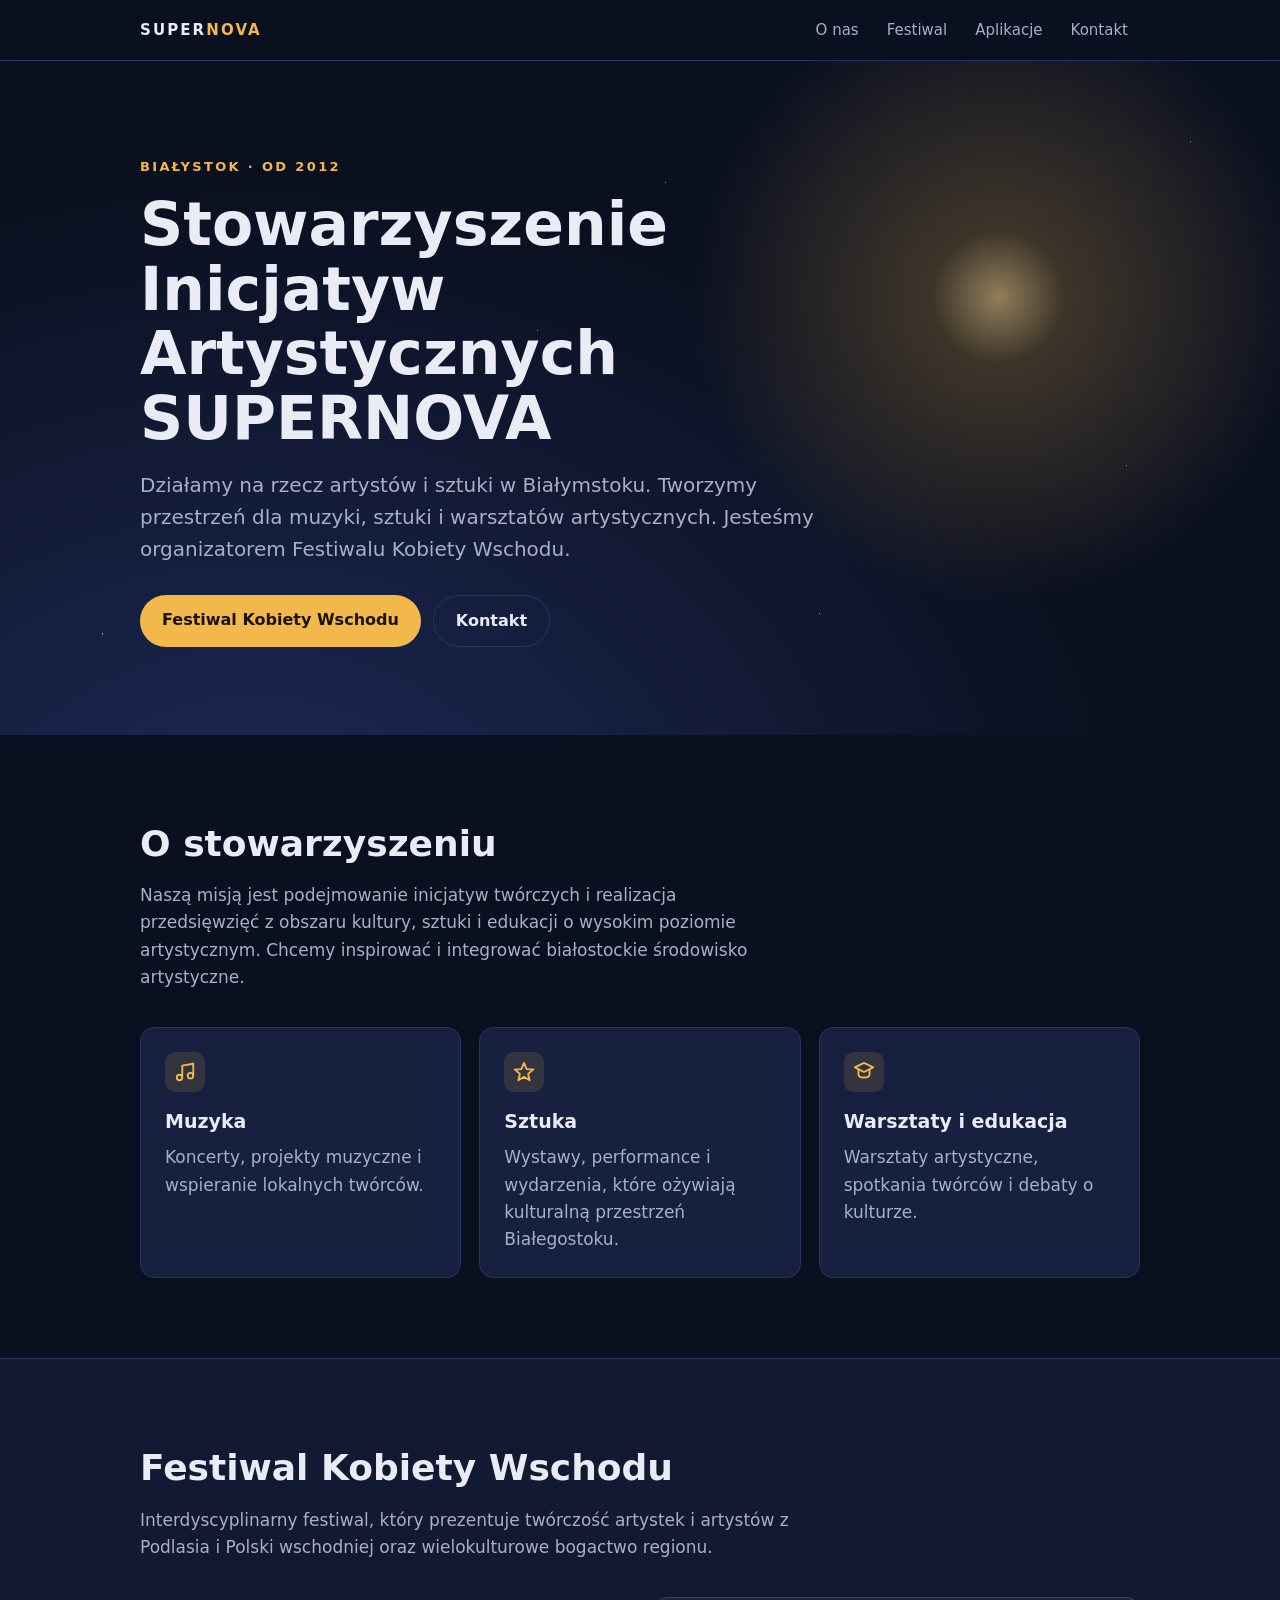
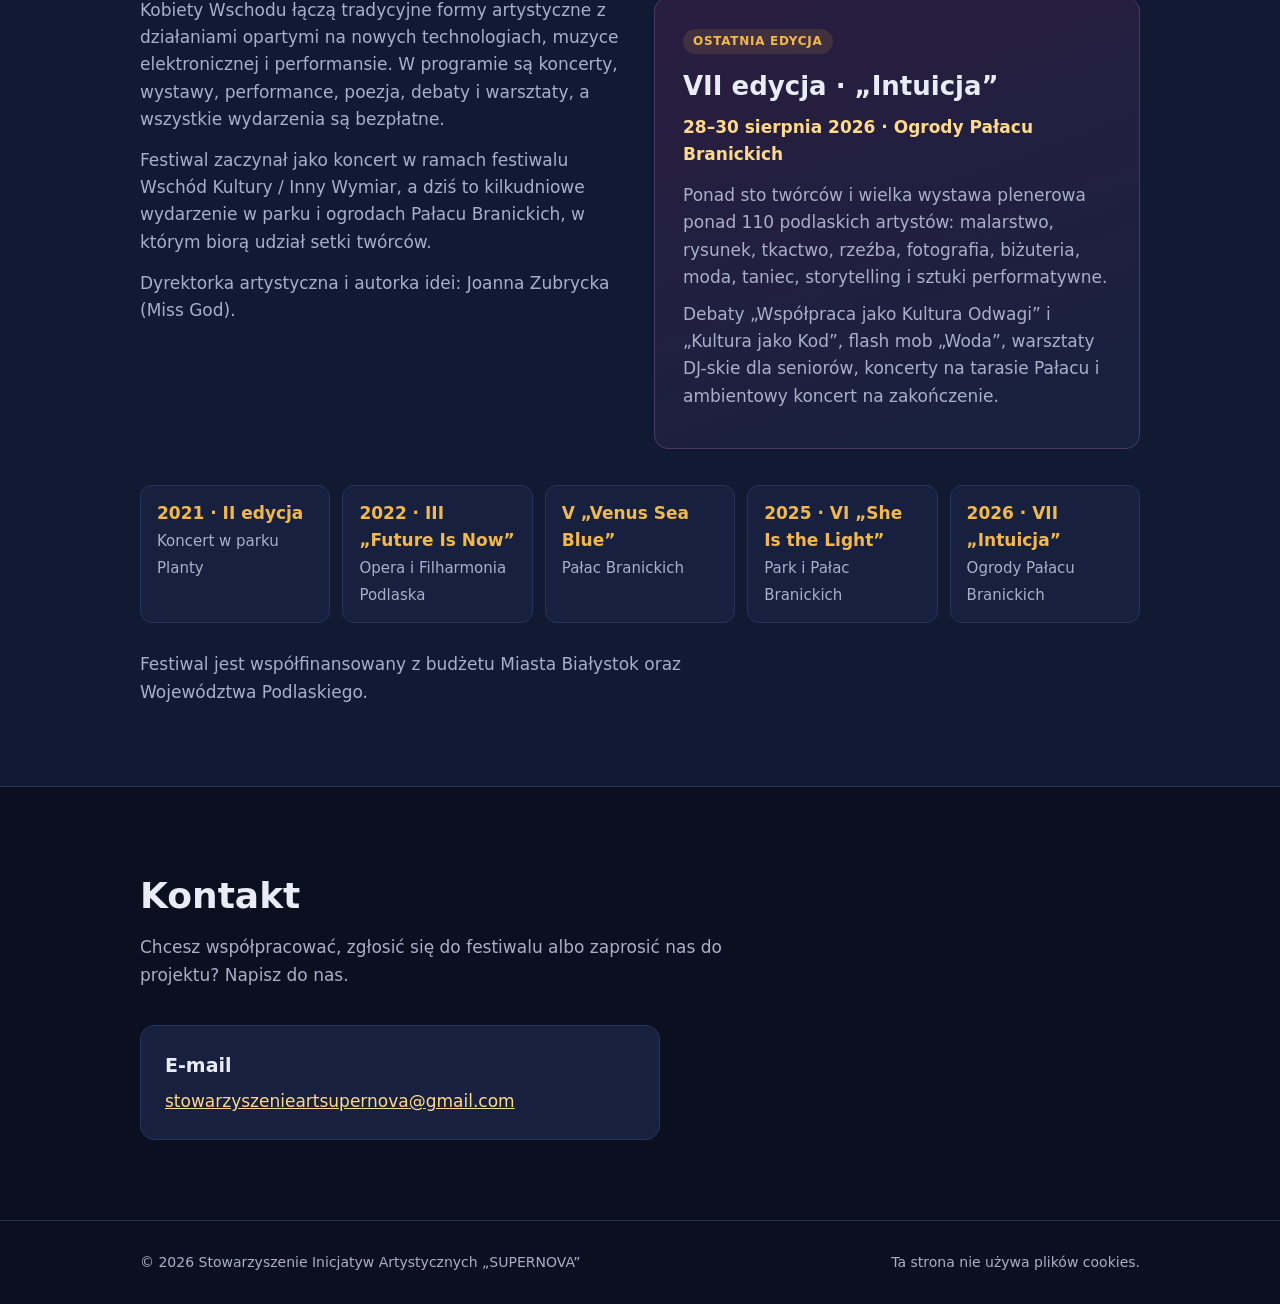
<file: index.html>
<!DOCTYPE html>
<html lang="pl">
<head>
<meta charset="utf-8">
<meta name="viewport" content="width=device-width, initial-scale=1">
<title>Stowarzyszenie Inicjatyw Artystycznych SUPERNOVA – Białystok</title>
<meta name="description" content="Stowarzyszenie Inicjatyw Artystycznych SUPERNOVA z Białegostoku – muzyka, sztuka, warsztaty artystyczne i Festiwal Kobiety Wschodu.">
<link rel="stylesheet" href="style.css">
</head>
<body>

<header class="nav">
  <div class="wrap">
    <a class="brand" href="index.html">SUPER<span>NOVA</span></a>
    <nav aria-label="Główna nawigacja">
      <ul>
        <li><a href="#o-nas">O nas</a></li>
        <li><a href="#festiwal">Festiwal</a></li>
        <li><a href="aplikacje.html">Aplikacje</a></li>
        <li><a href="#kontakt">Kontakt</a></li>
      </ul>
    </nav>
  </div>
</header>

<main id="top">

  <!-- ===== HERO ===== -->
  <div class="hero">
    <div class="wrap">
      <p class="eyebrow">Białystok · od 2012</p>
      <h1>Stowarzyszenie Inicjatyw Artystycznych SUPERNOVA</h1>
      <p class="lead">Działamy na rzecz artystów i sztuki w Białymstoku. Tworzymy przestrzeń dla muzyki,
        sztuki i warsztatów artystycznych. Jesteśmy organizatorem Festiwalu Kobiety Wschodu.</p>
      <div class="btns">
        <a class="btn primary" href="#festiwal">Festiwal Kobiety Wschodu</a>
        <a class="btn ghost" href="#kontakt">Kontakt</a>
      </div>
    </div>
  </div>

  <!-- ===== O NAS ===== -->
  <section id="o-nas">
    <div class="wrap">
      <h2>O stowarzyszeniu</h2>
      <p class="sub">Naszą misją jest podejmowanie inicjatyw twórczych i realizacja przedsięwzięć z obszaru
        kultury, sztuki i edukacji o wysokim poziomie artystycznym. Chcemy inspirować i integrować
        białostockie środowisko artystyczne.</p>

      <div class="grid">
        <div class="card">
          <div class="icon"><svg viewBox="0 0 24 24" fill="none" stroke="currentColor" stroke-width="2" stroke-linecap="round" stroke-linejoin="round" aria-hidden="true"><path d="M9 18V5l12-2v13"/><circle cx="6" cy="18" r="3"/><circle cx="18" cy="16" r="3"/></svg></div>
          <h3>Muzyka</h3>
          <p>Koncerty, projekty muzyczne i wspieranie lokalnych twórców.</p>
        </div>
        <div class="card">
          <div class="icon"><svg viewBox="0 0 24 24" fill="none" stroke="currentColor" stroke-width="2" stroke-linecap="round" stroke-linejoin="round" aria-hidden="true"><path d="M12 2l2.9 6.9L22 9.3l-5.5 4.8L18.2 21 12 17.3 5.8 21l1.7-6.9L2 9.3l7.1-.4z"/></svg></div>
          <h3>Sztuka</h3>
          <p>Wystawy, performance i wydarzenia, które ożywiają kulturalną przestrzeń Białegostoku.</p>
        </div>
        <div class="card">
          <div class="icon"><svg viewBox="0 0 24 24" fill="none" stroke="currentColor" stroke-width="2" stroke-linecap="round" stroke-linejoin="round" aria-hidden="true"><path d="M2 7l10-5 10 5-10 5z"/><path d="M6 9.5V15c0 1.7 2.7 3 6 3s6-1.3 6-3V9.5"/></svg></div>
          <h3>Warsztaty i edukacja</h3>
          <p>Warsztaty artystyczne, spotkania twórców i debaty o kulturze.</p>
        </div>
      </div>
    </div>
  </section>

  <!-- ===== FESTIWAL ===== -->
  <section id="festiwal" class="alt">
    <div class="wrap">
      <h2>Festiwal Kobiety Wschodu</h2>
      <p class="sub">Interdyscyplinarny festiwal, który prezentuje twórczość artystek i artystów z Podlasia
        i Polski wschodniej oraz wielokulturowe bogactwo regionu.</p>

      <div class="fest">
        <div class="fest-lead">
          <p>Kobiety Wschodu łączą tradycyjne formy artystyczne z działaniami opartymi na nowych technologiach,
            muzyce elektronicznej i performansie. W programie są koncerty, wystawy, performance, poezja,
            debaty i warsztaty, a wszystkie wydarzenia są bezpłatne.</p>
          <p>Festiwal zaczynał jako koncert w ramach festiwalu Wschód Kultury / Inny Wymiar, a dziś to
            kilkudniowe wydarzenie w parku i ogrodach Pałacu Branickich, w którym biorą udział setki twórców.</p>
          <p>Dyrektorka artystyczna i autorka idei: Joanna Zubrycka (Miss God).</p>
        </div>

        <!-- EDYTUJ: po ogłoszeniu kolejnej edycji podmień ten blok -->
        <div class="edition">
          <span class="tag">Ostatnia edycja</span>
          <h3>VII edycja · „Intuicja”</h3>
          <p class="when">28–30 sierpnia 2026 · Ogrody Pałacu Branickich</p>
          <p>Ponad sto twórców i wielka wystawa plenerowa ponad 110 podlaskich artystów: malarstwo, rysunek,
            tkactwo, rzeźba, fotografia, biżuteria, moda, taniec, storytelling i sztuki performatywne.</p>
          <p>Debaty „Współpraca jako Kultura Odwagi” i „Kultura jako Kod”, flash mob „Woda”, warsztaty DJ-skie
            dla seniorów, koncerty na tarasie Pałacu i ambientowy koncert na zakończenie.</p>
        </div>
      </div>

      <ul class="timeline" aria-label="Edycje festiwalu">
        <li><b>2021 · II edycja</b><span>Koncert w parku Planty</span></li>
        <li><b>2022 · III „Future Is Now”</b><span>Opera i Filharmonia Podlaska</span></li>
        <li><b>V „Venus Sea Blue”</b><span>Pałac Branickich</span></li>
        <li><b>2025 · VI „She Is the Light”</b><span>Park i Pałac Branickich</span></li>
        <li><b>2026 · VII „Intuicja”</b><span>Ogrody Pałacu Branickich</span></li>
      </ul>

      <p class="sub" style="margin:28px 0 0">Festiwal jest współfinansowany z budżetu Miasta Białystok
        oraz Województwa Podlaskiego.</p>
    </div>
  </section>

  <!-- ===== KONTAKT ===== -->
  <section id="kontakt">
    <div class="wrap">
      <h2>Kontakt</h2>
      <p class="sub">Chcesz współpracować, zgłosić się do festiwalu albo zaprosić nas do projektu? Napisz do nas.</p>
      <div class="card" style="max-width:520px">
        <h3>E-mail</h3>
        <p><a href="mailto:stowarzyszenieartsupernova@gmail.com">stowarzyszenieartsupernova<wbr>@gmail.com</a></p>
      </div>
    </div>
  </section>

</main>

<footer>
  <div class="wrap">
    <span>© <span class="y">2026</span> Stowarzyszenie Inicjatyw Artystycznych „SUPERNOVA”</span>
    <span>Ta strona nie używa plików cookies.</span>
  </div>
</footer>

<script>document.querySelectorAll('.y').forEach(e=>e.textContent=new Date().getFullYear());</script>
</body>
</html>
</file>
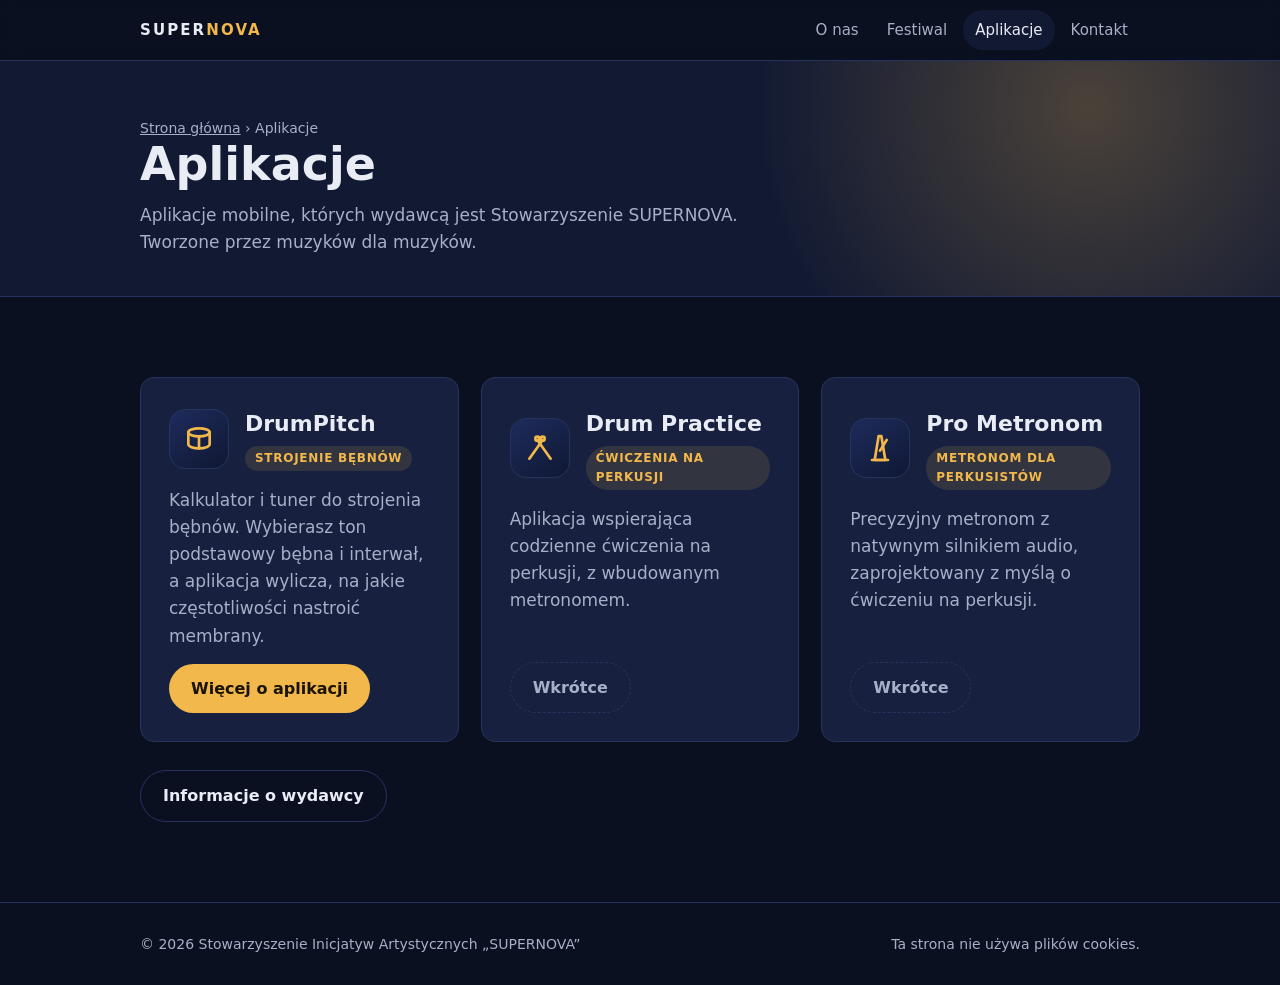
<file: aplikacje.html>
<!DOCTYPE html>
<html lang="pl">
<head>
<meta charset="utf-8">
<meta name="viewport" content="width=device-width, initial-scale=1">
<title>Aplikacje – Stowarzyszenie SUPERNOVA</title>
<meta name="description" content="Aplikacje mobilne dla muzyków wydawane przez Stowarzyszenie Inicjatyw Artystycznych SUPERNOVA.">
<link rel="stylesheet" href="style.css">
</head>
<body>

<header class="nav">
  <div class="wrap">
    <a class="brand" href="index.html">SUPER<span>NOVA</span></a>
    <nav aria-label="Główna nawigacja">
      <ul>
        <li><a href="index.html#o-nas">O nas</a></li>
        <li><a href="index.html#festiwal">Festiwal</a></li>
        <li><a href="aplikacje.html" aria-current="page">Aplikacje</a></li>
        <li><a href="index.html#kontakt">Kontakt</a></li>
      </ul>
    </nav>
  </div>
</header>

<main>
  <div class="page-head">
    <div class="wrap">
      <p class="crumbs"><a href="index.html">Strona główna</a> › Aplikacje</p>
      <h1>Aplikacje</h1>
      <p>Aplikacje mobilne, których wydawcą jest Stowarzyszenie SUPERNOVA. Tworzone przez muzyków dla muzyków.</p>
    </div>
  </div>

  <section>
    <div class="wrap">
      <div class="apps">

        <article class="app">
          <div class="app-head">
            <div class="app-logo"><svg viewBox="0 0 24 24" fill="none" stroke="currentColor" stroke-width="2" stroke-linecap="round" stroke-linejoin="round" aria-hidden="true"><ellipse cx="12" cy="7" rx="8" ry="3"/><path d="M4 7v9c0 1.7 3.6 3 8 3s8-1.3 8-3V7"/><path d="M12 10v9"/></svg></div>
            <div>
              <h3>DrumPitch</h3>
              <span class="tag">Strojenie bębnów</span>
            </div>
          </div>
          <p>Kalkulator i tuner do strojenia bębnów. Wybierasz ton podstawowy bębna i interwał,
            a aplikacja wylicza, na jakie częstotliwości nastroić membrany.</p>
          <a class="btn primary" href="drumpitch.html">Więcej o aplikacji</a>
        </article>

        <article class="app">
          <div class="app-head">
            <div class="app-logo"><svg viewBox="0 0 24 24" fill="none" stroke="currentColor" stroke-width="2" stroke-linecap="round" stroke-linejoin="round" aria-hidden="true"><path d="M4 20L14 6"/><path d="M20 20L10 6"/><circle cx="14" cy="5" r="1.5"/><circle cx="10" cy="5" r="1.5"/></svg></div>
            <div>
              <h3>Drum Practice</h3>
              <span class="tag">Ćwiczenia na perkusji</span>
            </div>
          </div>
          <p>Aplikacja wspierająca codzienne ćwiczenia na perkusji, z wbudowanym metronomem.</p>
          <!-- EDYTUJ: po wydaniu dodaj podstronę i link -->
          <span class="btn soon">Wkrótce</span>
        </article>

        <article class="app">
          <div class="app-head">
            <div class="app-logo"><svg viewBox="0 0 24 24" fill="none" stroke="currentColor" stroke-width="2" stroke-linecap="round" stroke-linejoin="round" aria-hidden="true"><path d="M8 21h8l-3-18h-2z"/><path d="M12 14l5-8"/><path d="M6 21h12"/></svg></div>
            <div>
              <h3>Pro Metronom</h3>
              <span class="tag">Metronom dla perkusistów</span>
            </div>
          </div>
          <p>Precyzyjny metronom z natywnym silnikiem audio, zaprojektowany z myślą o ćwiczeniu na perkusji.</p>
          <!-- EDYTUJ: po wydaniu dodaj podstronę i link -->
          <span class="btn soon">Wkrótce</span>
        </article>

      </div>

      <div class="links">
        <a class="btn ghost" href="wydawca.html">Informacje o wydawcy</a>
      </div>
    </div>
  </section>
</main>

<footer>
  <div class="wrap">
    <span>© <span class="y">2026</span> Stowarzyszenie Inicjatyw Artystycznych „SUPERNOVA”</span>
    <span>Ta strona nie używa plików cookies.</span>
  </div>
</footer>
<script>document.querySelectorAll('.y').forEach(e=>e.textContent=new Date().getFullYear());</script>
</body>
</html>
</file>
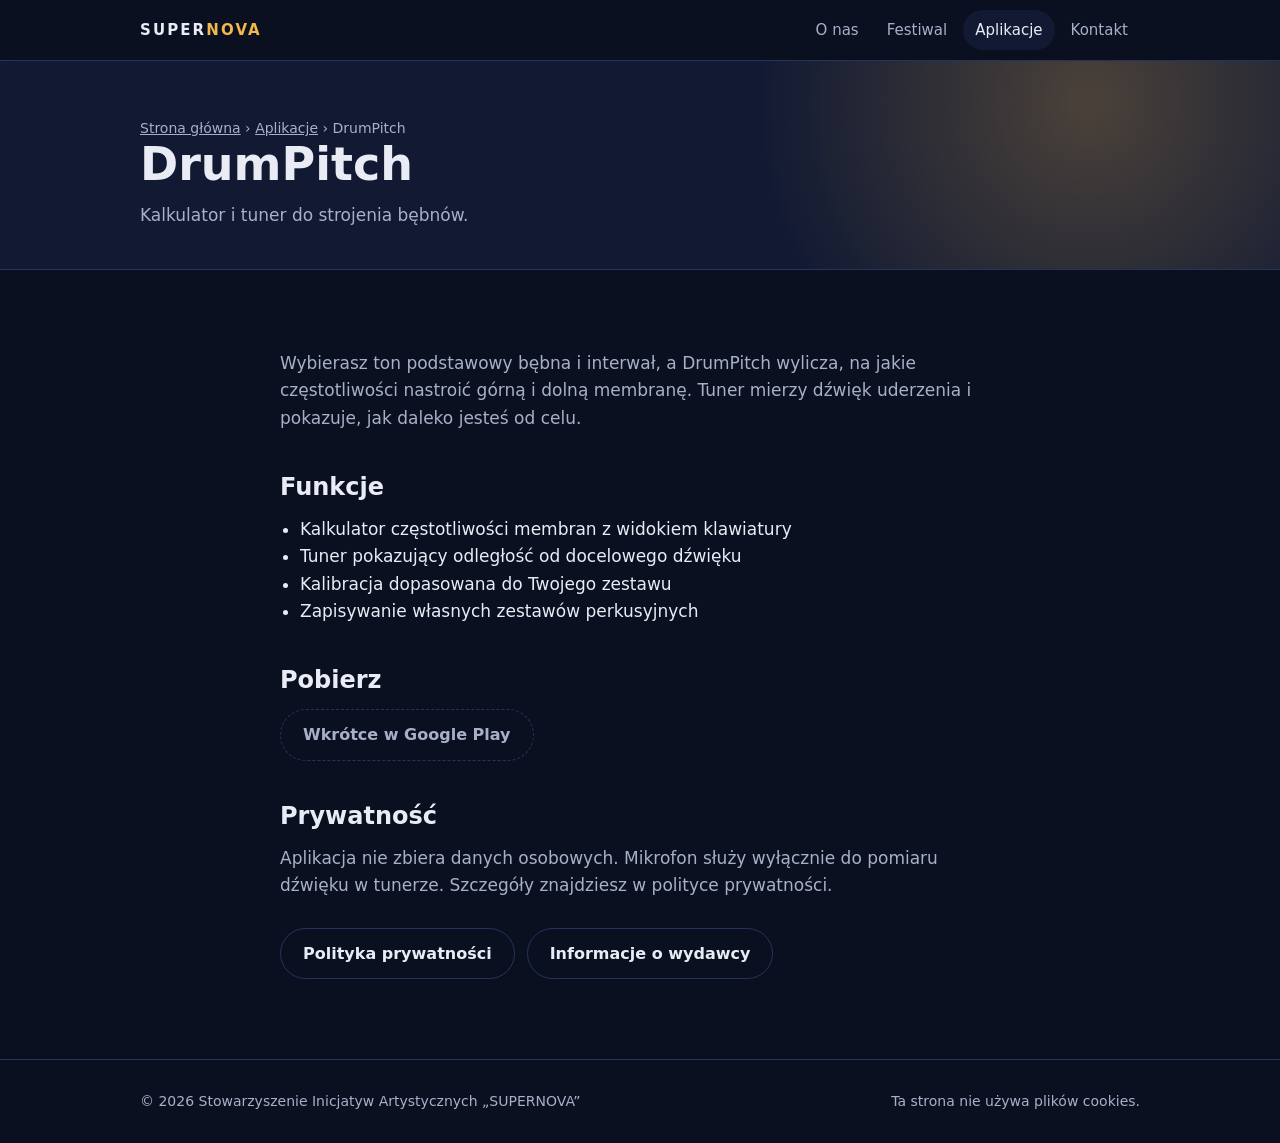
<file: drumpitch.html>
<!DOCTYPE html>
<html lang="pl">
<head>
<meta charset="utf-8">
<meta name="viewport" content="width=device-width, initial-scale=1">
<title>DrumPitch – Stowarzyszenie SUPERNOVA</title>
<meta name="description" content="DrumPitch – kalkulator i tuner do strojenia bębnów.">
<link rel="stylesheet" href="style.css">
</head>
<body>

<header class="nav">
  <div class="wrap">
    <a class="brand" href="index.html">SUPER<span>NOVA</span></a>
    <nav aria-label="Główna nawigacja">
      <ul>
        <li><a href="index.html#o-nas">O nas</a></li>
        <li><a href="index.html#festiwal">Festiwal</a></li>
        <li><a href="aplikacje.html" aria-current="page">Aplikacje</a></li>
        <li><a href="index.html#kontakt">Kontakt</a></li>
      </ul>
    </nav>
  </div>
</header>

<main>
  <div class="page-head">
    <div class="wrap">
      <p class="crumbs"><a href="index.html">Strona główna</a> › <a href="aplikacje.html">Aplikacje</a> › DrumPitch</p>
      <h1>DrumPitch</h1>
      <p>Kalkulator i tuner do strojenia bębnów.</p>
    </div>
  </div>

  <section>
    <div class="wrap narrow prose">
      <p>Wybierasz ton podstawowy bębna i interwał, a DrumPitch wylicza, na jakie częstotliwości nastroić
        górną i dolną membranę. Tuner mierzy dźwięk uderzenia i pokazuje, jak daleko jesteś od celu.</p>

      <h2>Funkcje</h2>
      <ul>
        <li>Kalkulator częstotliwości membran z widokiem klawiatury</li>
        <li>Tuner pokazujący odległość od docelowego dźwięku</li>
        <li>Kalibracja dopasowana do Twojego zestawu</li>
        <li>Zapisywanie własnych zestawów perkusyjnych</li>
      </ul>

      <h2>Pobierz</h2>
      <!-- EDYTUJ: podmień na link do Google Play po publikacji -->
      <p><span class="btn soon">Wkrótce w Google Play</span></p>

      <h2>Prywatność</h2>
      <p>Aplikacja nie zbiera danych osobowych. Mikrofon służy wyłącznie do pomiaru dźwięku w tunerze.
        Szczegóły znajdziesz w polityce prywatności.</p>

      <div class="links">
        <a class="btn ghost" href="https://devsupportpolska.github.io/drumpitch/privacy-policy.html">Polityka prywatności</a>
        <a class="btn ghost" href="wydawca.html">Informacje o wydawcy</a>
      </div>
    </div>
  </section>
</main>

<footer>
  <div class="wrap">
    <span>© <span class="y">2026</span> Stowarzyszenie Inicjatyw Artystycznych „SUPERNOVA”</span>
    <span>Ta strona nie używa plików cookies.</span>
  </div>
</footer>
<script>document.querySelectorAll('.y').forEach(e=>e.textContent=new Date().getFullYear());</script>
</body>
</html>
</file>
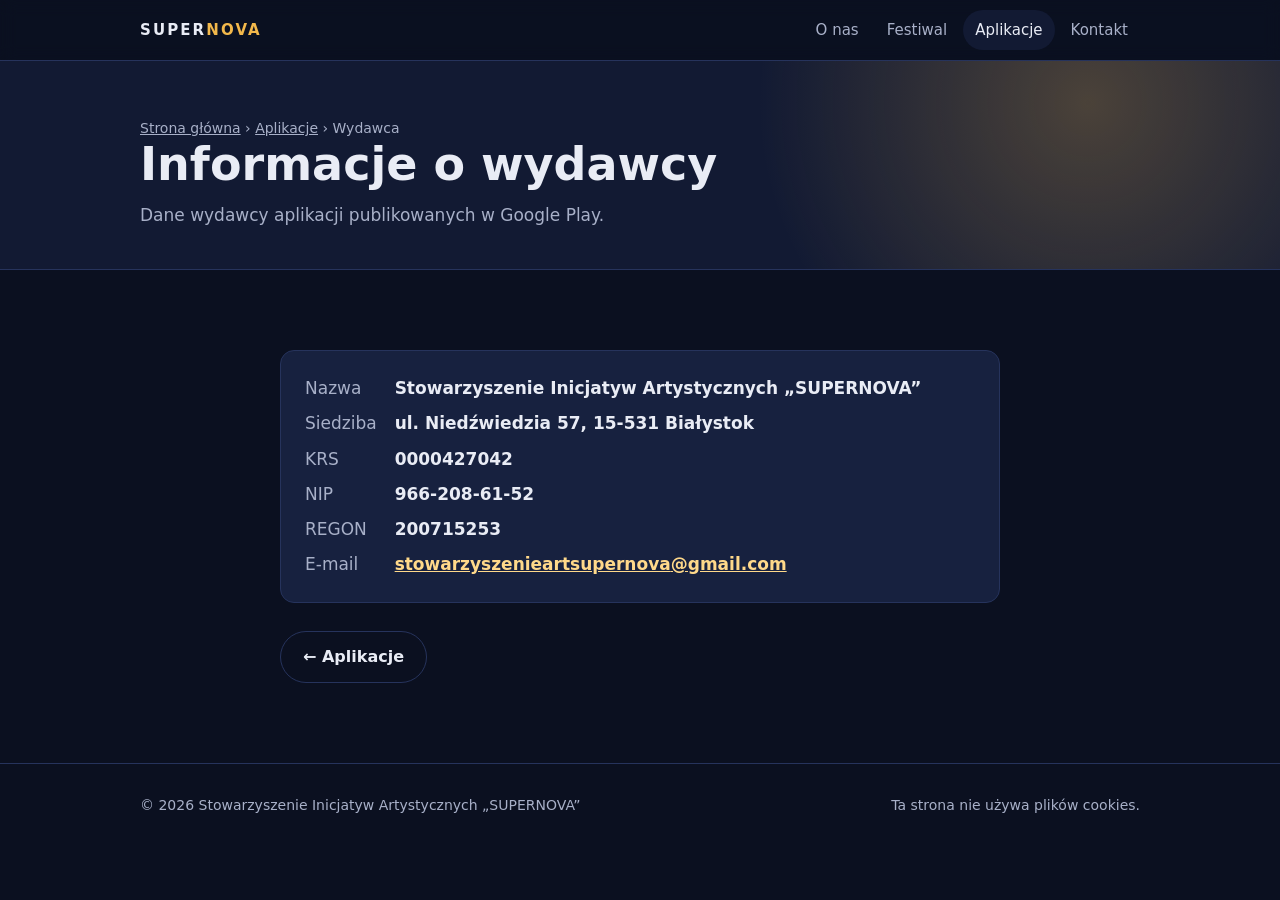
<file: wydawca.html>
<!DOCTYPE html>
<html lang="pl">
<head>
<meta charset="utf-8">
<meta name="viewport" content="width=device-width, initial-scale=1">
<title>Wydawca – Stowarzyszenie SUPERNOVA</title>
<link rel="stylesheet" href="style.css">
</head>
<body>

<header class="nav">
  <div class="wrap">
    <a class="brand" href="index.html">SUPER<span>NOVA</span></a>
    <nav aria-label="Główna nawigacja">
      <ul>
        <li><a href="index.html#o-nas">O nas</a></li>
        <li><a href="index.html#festiwal">Festiwal</a></li>
        <li><a href="aplikacje.html" aria-current="page">Aplikacje</a></li>
        <li><a href="index.html#kontakt">Kontakt</a></li>
      </ul>
    </nav>
  </div>
</header>

<main>
  <div class="page-head">
    <div class="wrap">
      <p class="crumbs"><a href="index.html">Strona główna</a> › <a href="aplikacje.html">Aplikacje</a> › Wydawca</p>
      <h1>Informacje o wydawcy</h1>
      <p>Dane wydawcy aplikacji publikowanych w Google Play.</p>
    </div>
  </div>

  <section>
    <div class="wrap narrow">
      <div class="card">
        <dl>
          <dt>Nazwa</dt><dd>Stowarzyszenie Inicjatyw Artystycznych „SUPERNOVA”</dd>
          <dt>Siedziba</dt><dd>ul. Niedźwiedzia 57, 15-531&nbsp;Białystok</dd>
          <dt>KRS</dt><dd>0000427042</dd>
          <dt>NIP</dt><dd>966-208-61-52</dd>
          <dt>REGON</dt><dd>200715253</dd>
          <dt>E-mail</dt><dd><a href="mailto:stowarzyszenieartsupernova@gmail.com">stowarzyszenieartsupernova<wbr>@gmail.com</a></dd>
        </dl>
      </div>
      <div class="links">
        <a class="btn ghost" href="aplikacje.html">← Aplikacje</a>
      </div>
    </div>
  </section>
</main>

<footer>
  <div class="wrap">
    <span>© <span class="y">2026</span> Stowarzyszenie Inicjatyw Artystycznych „SUPERNOVA”</span>
    <span>Ta strona nie używa plików cookies.</span>
  </div>
</footer>
<script>document.querySelectorAll('.y').forEach(e=>e.textContent=new Date().getFullYear());</script>
</body>
</html>
</file>
<file: style.css>
:root{
  --bg:#0b1020; --bg2:#121a33; --card:#17213f; --line:#26335c;
  --text:#e9ecf5; --muted:#a8b0c8; --gold:#f2b84b; --gold2:#ffd98a;
  --max:1040px; --r:14px;
}
*{box-sizing:border-box}
html{scroll-behavior:smooth;-webkit-text-size-adjust:100%;text-size-adjust:100%}
body{margin:0;font-family:system-ui,-apple-system,"Segoe UI",Roboto,Ubuntu,sans-serif;
     background:var(--bg);color:var(--text);line-height:1.6;font-size:17px}
a{color:var(--gold2)}
/* długie adresy (e-mail, URL) łamią się zamiast wychodzić poza ramkę */
p,dd,li{overflow-wrap:break-word}
a[href^="mailto:"]{overflow-wrap:anywhere}
a:hover{color:#fff}
.wrap{max-width:var(--max);margin:0 auto;padding:0 20px}

/* Nawigacja */
header.nav{position:sticky;top:0;z-index:10;background:rgba(11,16,32,.88);
     backdrop-filter:blur(8px);border-bottom:1px solid var(--line)}
header.nav .wrap{display:flex;align-items:center;justify-content:space-between;gap:16px;height:60px}
.brand{font-weight:800;letter-spacing:.14em;text-decoration:none;color:var(--text);font-size:15px}
.brand span{color:var(--gold)}
nav{min-width:0}
nav ul{list-style:none;display:flex;gap:4px;margin:0;padding:0;overflow-x:auto;scrollbar-width:none}
nav ul::-webkit-scrollbar{display:none}
nav a{display:block;white-space:nowrap;padding:8px 12px;border-radius:999px;text-decoration:none;color:var(--muted);font-size:15px}
nav a:hover{color:var(--text);background:var(--bg2)}

/* Hero */
.hero{position:relative;overflow:hidden;padding:96px 0 88px;
     background:
       radial-gradient(circle at 78% 35%, rgba(255,217,138,.55) 0, rgba(242,184,75,.22) 6%, rgba(242,184,75,0) 28%),
       radial-gradient(ellipse at 20% 120%, #1d2a57 0, transparent 60%),
       var(--bg)}
.hero::before{content:"";position:absolute;inset:0;opacity:.55;pointer-events:none;
     background-image:
       radial-gradient(1px 1px at 12% 22%,#fff 50%,transparent 51%),
       radial-gradient(1px 1px at 33% 68%,#fff 50%,transparent 51%),
       radial-gradient(1.5px 1.5px at 52% 18%,#fff 50%,transparent 51%),
       radial-gradient(1px 1px at 64% 82%,#fff 50%,transparent 51%),
       radial-gradient(1px 1px at 88% 60%,#fff 50%,transparent 51%),
       radial-gradient(1.5px 1.5px at 8% 85%,#fff 50%,transparent 51%),
       radial-gradient(1px 1px at 42% 40%,#fff 50%,transparent 51%),
       radial-gradient(1px 1px at 93% 12%,#fff 50%,transparent 51%)}
.hero .wrap{position:relative}
.eyebrow{color:var(--gold);font-weight:700;letter-spacing:.18em;text-transform:uppercase;font-size:13px;margin:0 0 14px}
.hero h1{font-size:clamp(34px,6vw,60px);line-height:1.08;margin:0 0 18px;max-width:14ch}
.hero p.lead{font-size:clamp(17px,2.2vw,20px);color:var(--muted);max-width:56ch;margin:0 0 30px}
.btns{display:flex;flex-wrap:wrap;gap:12px}
.btn{display:inline-block;padding:12px 22px;border-radius:999px;font-weight:700;text-decoration:none;font-size:16px}
.btn.primary{background:var(--gold);color:#1a1300}
.btn.primary:hover{background:var(--gold2);color:#1a1300}
.btn.ghost{border:1px solid var(--line);color:var(--text)}
.btn.ghost:hover{border-color:var(--gold)}

/* Sekcje */
section{padding:80px 0;scroll-margin-top:60px}
section.alt{background:var(--bg2);border-top:1px solid var(--line);border-bottom:1px solid var(--line)}
h2{font-size:clamp(26px,4vw,36px);margin:0 0 10px}
.sub{color:var(--muted);margin:0 0 36px;max-width:60ch}
.grid{display:grid;gap:18px;grid-template-columns:repeat(auto-fit,minmax(min(100%,240px),1fr))}
.card{background:var(--card);border:1px solid var(--line);border-radius:var(--r);padding:24px}
.card h3{margin:0 0 8px;font-size:19px}
.card p{margin:0;color:var(--muted)}
.icon{width:40px;height:40px;border-radius:10px;display:grid;place-items:center;
      background:rgba(242,184,75,.12);color:var(--gold);margin-bottom:14px}
.icon svg{width:22px;height:22px}

/* Aplikacje */
.apps{display:grid;gap:22px;grid-template-columns:repeat(auto-fit,minmax(min(100%,300px),1fr))}
.app{background:var(--card);border:1px solid var(--line);border-radius:var(--r);padding:28px;display:flex;flex-direction:column}
.app-head{display:flex;align-items:center;gap:16px;margin-bottom:16px}
.app-head>div{min-width:0}
.app-logo{width:60px;height:60px;border-radius:16px;flex:none;display:grid;place-items:center;
          background:linear-gradient(145deg,#1e2c5c,#0f1733);border:1px solid var(--line);color:var(--gold)}
.app-logo svg{width:32px;height:32px}
.app h3{margin:0;font-size:22px}
.tag{display:inline-block;font-size:12px;font-weight:700;letter-spacing:.06em;text-transform:uppercase;
     color:var(--gold);background:rgba(242,184,75,.12);border-radius:999px;padding:3px 10px;margin-top:4px}
.app p{color:var(--muted);margin:0 0 14px}
.app ul{margin:0 0 22px;padding-left:20px;color:var(--text)}
.app li{margin:4px 0}
.app .btn{margin-top:auto;align-self:flex-start}
.btn.soon{border:1px dashed var(--line);color:var(--muted);cursor:default}

/* Kontakt */
.contact{display:grid;gap:22px;grid-template-columns:repeat(auto-fit,minmax(min(100%,280px),1fr))}
dl{margin:0;display:grid;grid-template-columns:auto 1fr;gap:8px 18px}
dt{color:var(--muted)}
dd{margin:0;font-weight:600;min-width:0}


footer{padding:30px 0;color:var(--muted);font-size:14px;border-top:1px solid var(--line)}
footer .wrap{display:flex;flex-wrap:wrap;justify-content:space-between;gap:10px}

/* Podstrony */
.page-head{padding:56px 0 40px;background:radial-gradient(circle at 85% 20%, rgba(242,184,75,.25) 0, rgba(242,184,75,0) 30%), var(--bg2);border-bottom:1px solid var(--line)}
.page-head h1{font-size:clamp(30px,5vw,46px);line-height:1.1;margin:0 0 12px}
.page-head p{color:var(--muted);margin:0;max-width:60ch}
.crumbs{font-size:14px;color:var(--muted);margin:0 0 18px}
.crumbs a{color:var(--muted)}
.narrow{max-width:760px}
.prose h2{font-size:24px;margin:36px 0 10px}
.prose p{color:var(--muted);margin:0 0 14px}
.prose ul{margin:0 0 14px;padding-left:20px}
.links{display:flex;flex-wrap:wrap;gap:12px;margin-top:28px}
nav a[aria-current="page"]{color:var(--text);background:var(--bg2)}

/* Festiwal */
.fest{display:grid;gap:28px;grid-template-columns:repeat(auto-fit,minmax(min(100%,300px),1fr));align-items:start}
.fest-lead p{color:var(--muted);margin:0 0 14px}
.edition{background:linear-gradient(160deg,#2a1d3f,#17213f);border:1px solid #4a3a6a;border-radius:var(--r);padding:28px}
.edition .tag{margin:0 0 12px}
.edition h3{font-size:26px;margin:0 0 6px}
.edition .when{color:var(--gold2);font-weight:700;margin:0 0 14px}
.edition p{color:var(--muted);margin:0 0 10px}
.timeline{list-style:none;margin:36px 0 0;padding:0;display:grid;gap:12px;grid-template-columns:repeat(auto-fit,minmax(min(100%,180px),1fr))}
.timeline li{background:var(--card);border:1px solid var(--line);border-radius:12px;padding:14px 16px}
.timeline b{display:block;color:var(--gold)}
.timeline span{color:var(--muted);font-size:15px}

/* ===== Telefony ===== */
@media (max-width:640px){
  .wrap{padding:0 16px}
  header.nav .wrap{padding:0 12px;gap:8px;height:56px}
  .brand{font-size:12px;letter-spacing:.1em;flex:none}
  nav ul{gap:0}
  nav a{padding:10px 7px;font-size:13px}
  section{padding:48px 0;scroll-margin-top:56px}
  .hero{padding:56px 0 48px}
  .page-head{padding:36px 0 28px}
  .sub{margin-bottom:24px}

  .card{padding:20px}
  .grid{gap:14px}

  .apps{gap:16px}
  .app{padding:20px}
  .app-head{gap:12px;margin-bottom:12px}
  .app-logo{width:48px;height:48px;border-radius:12px}
  .app-logo svg{width:26px;height:26px}
  .app h3{font-size:20px}
  .tag{font-size:11px;letter-spacing:.04em;border-radius:8px}

  .fest{gap:20px}
  .edition{padding:20px}
  .edition h3{font-size:22px}
  .timeline{margin-top:24px}

  /* dane wydawcy: etykieta nad wartością zamiast dwóch wąskich kolumn */
  dl{grid-template-columns:1fr;gap:2px}
  dd{margin-bottom:12px}
  dd:last-child{margin-bottom:0}
}

@media (max-width:380px){
  .brand{font-size:11px;letter-spacing:.06em}
  nav a{padding:10px 5px;font-size:12px}
  body{font-size:16px}
}
</file>
